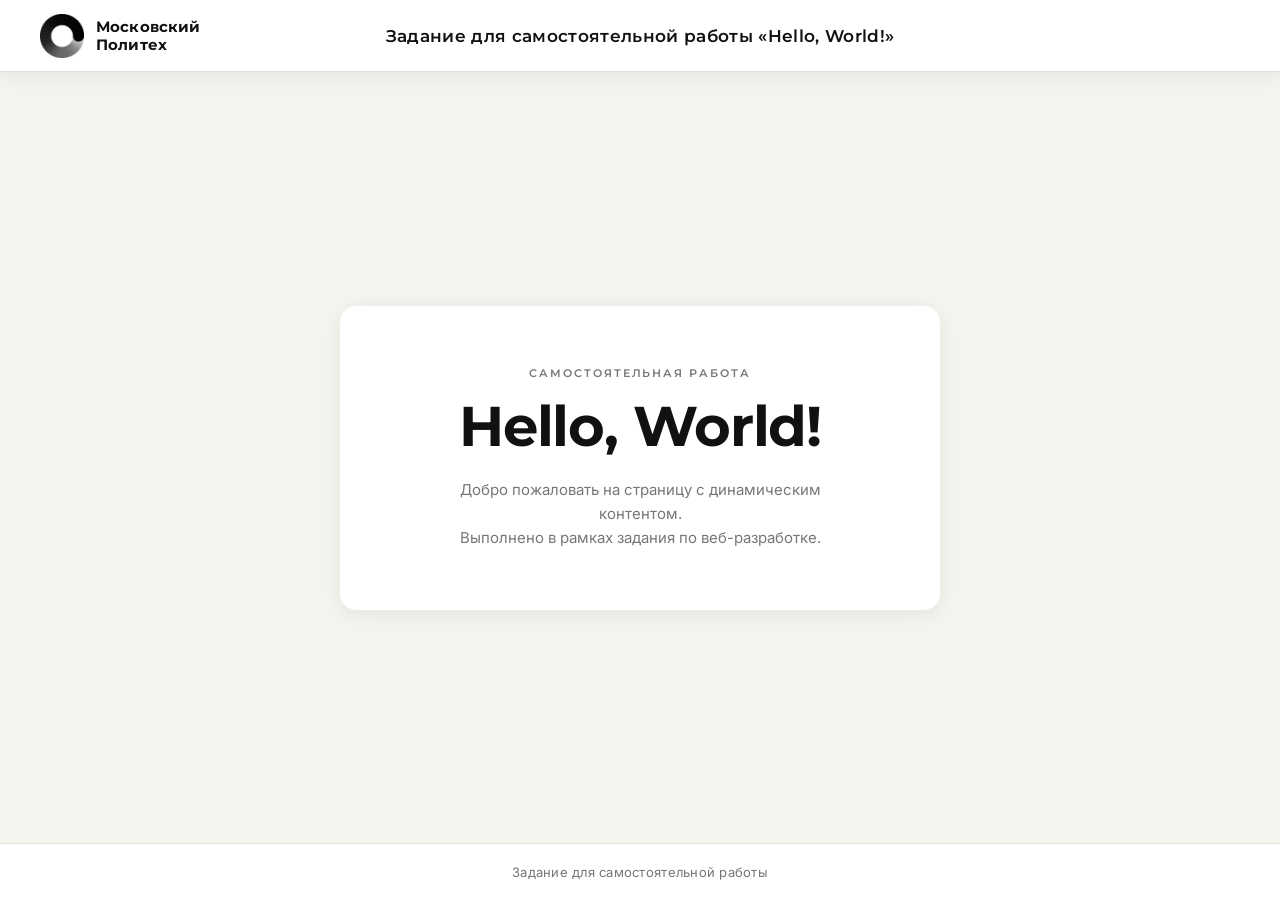
<file: lab1/index.html>
<!DOCTYPE html>
<html lang="ru">
<head>
  <meta charset="UTF-8" />
  <meta name="viewport" content="width=device-width, initial-scale=1.0" />
  <title>Hello, World! — МосПолитех</title>
  <link rel="stylesheet" href="styles.css" />
</head>
<body>

  <header>
    <a class="header-logo" href="#">
      <img src="[data-uri]" alt="Логотип МосПолитеха" />
      <span class="header-logo-text">Московский<br>Политех</span>
    </a>
    <span class="header-title">Задание для самостоятельной работы «Hello, World!»</span>
  </header>

  <main>
    <div class="card">
      <p class="greeting-label">Самостоятельная работа</p>
      <h1 class="greeting-text">Hello, <span>World!</span></h1>
      <p class="greeting-sub">
        Добро пожаловать на страницу с динамическим контентом.<br>
        Выполнено в рамках задания по веб-разработке.
      </p>
    </div>
  </main>

  <footer>
    <p>Задание для самостоятельной работы</p>
  </footer>

</body>
</html>
</file>
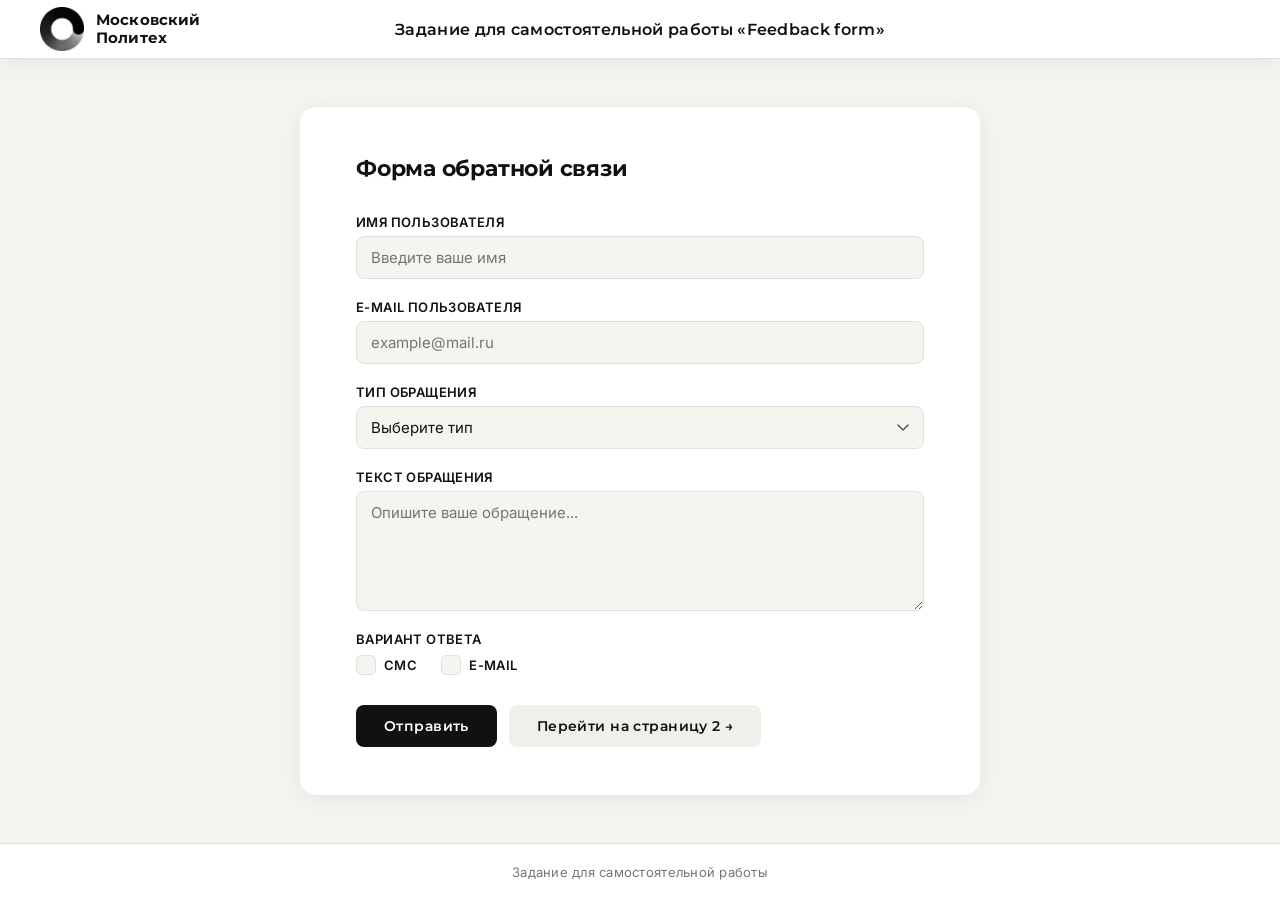
<file: lab2/index.html>
<!DOCTYPE html>
<html lang="ru">
<head>
  <meta charset="UTF-8" />
  <meta name="viewport" content="width=device-width, initial-scale=1.0" />
  <title>Feedback Form — МосПолитех</title>
  <link rel="stylesheet" href="styles.css" />
</head>
<body>

  <header>
    <a class="header-logo" href="index.html">
      <img src="[data-uri]" alt="Логотип МосПолитеха" />
      <span class="header-logo-text">Московский<br>Политех</span>
    </a>
    <span class="header-title">Задание для самостоятельной работы «Feedback form»</span>
  </header>

  <main>
    <div class="card">
      <h2 class="card-heading">Форма обратной связи</h2>

      <form id="feedbackForm" action="https://httpbin.org/post" method="POST">

        <div class="form-group">
          <label for="username">Имя пользователя</label>
          <input type="text" id="username" name="username" placeholder="Введите ваше имя" required />
        </div>

        <div class="form-group">
          <label for="email">E-mail пользователя</label>
          <input type="email" id="email" name="email" placeholder="example@mail.ru" required />
        </div>

        <div class="form-group">
          <label for="type">Тип обращения</label>
          <select id="type" name="type" required>
            <option value="" disabled selected>Выберите тип</option>
            <option value="complaint">Жалоба</option>
            <option value="suggestion">Предложение</option>
            <option value="gratitude">Благодарность</option>
          </select>
        </div>

        <div class="form-group">
          <label for="message">Текст обращения</label>
          <textarea id="message" name="message" rows="5" placeholder="Опишите ваше обращение..." required></textarea>
        </div>

        <div class="form-group">
          <label class="label-block">Вариант ответа</label>
          <div class="checkbox-group">
            <label class="checkbox-label">
              <input type="checkbox" name="reply_sms" value="sms" />
              <span class="checkmark"></span>
              СМС
            </label>
            <label class="checkbox-label">
              <input type="checkbox" name="reply_email" value="email" />
              <span class="checkmark"></span>
              E-mail
            </label>
          </div>
        </div>

        <div class="form-actions">
          <button type="submit" class="btn btn-primary">Отправить</button>
          <a href="headers.html" class="btn btn-secondary">Перейти на страницу 2 →</a>
        </div>

      </form>
    </div>
  </main>

  <footer>
    <p>Задание для самостоятельной работы</p>
  </footer>

  <script src="main.js"></script>
</body>
</html>
</file>
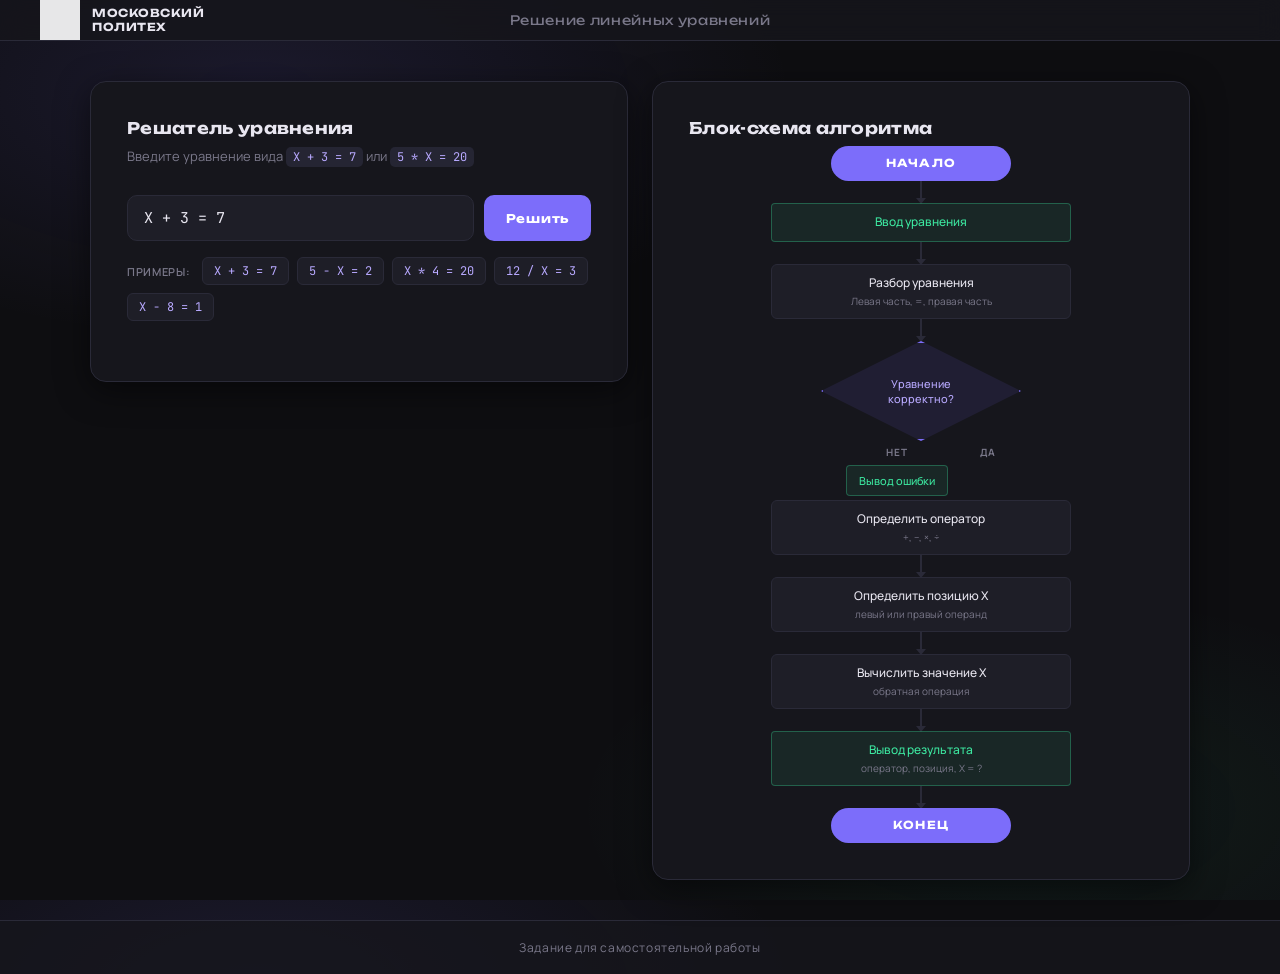
<file: lab3/index.html>
<!DOCTYPE html>
<html lang="ru">
<head>
  <meta charset="UTF-8" />
  <meta name="viewport" content="width=device-width, initial-scale=1.0" />
  <title>Решатель уравнений — МосПолитех</title>
  <link rel="stylesheet" href="styles.css" />
</head>
<body>

  <header>
    <a class="header-logo" href="#">
      <img src="[data-uri]" alt="Логотип МосПолитеха" />
      <span class="header-logo-text">Московский<br>Политех</span>
    </a>
    <span class="header-title">Решение линейных уравнений</span>
  </header>

  <main>
    <div class="layout">

      <!-- LEFT: Solver -->
      <section class="card solver-card">
        <h2 class="card-heading">Решатель уравнения</h2>
        <p class="card-sub">Введите уравнение вида <code>X + 3 = 7</code> или <code>5 * X = 20</code></p>

        <div class="input-row">
          <input type="text" id="equationInput" placeholder="Например: X + 3 = 7" autocomplete="off" spellcheck="false" />
          <button class="btn btn-primary" id="solveBtn">Решить</button>
        </div>

        <div class="examples">
          <span class="examples-label">Примеры:</span>
          <button class="chip" data-eq="X + 3 = 7">X + 3 = 7</button>
          <button class="chip" data-eq="5 - X = 2">5 - X = 2</button>
          <button class="chip" data-eq="X * 4 = 20">X * 4 = 20</button>
          <button class="chip" data-eq="12 / X = 3">12 / X = 3</button>
          <button class="chip" data-eq="X - 8 = 1">X - 8 = 1</button>
        </div>

        <div id="result" class="result hidden">
          <div class="result-grid">
            <div class="result-item">
              <span class="result-label">Оператор</span>
              <span class="result-value" id="resOperator">—</span>
            </div>
            <div class="result-item">
              <span class="result-label">Позиция X</span>
              <span class="result-value" id="resPosition">—</span>
            </div>
            <div class="result-item">
              <span class="result-label">Значение X</span>
              <span class="result-value accent" id="resValue">—</span>
            </div>
            <div class="result-item full">
              <span class="result-label">Шаг решения</span>
              <span class="result-value mono" id="resStep">—</span>
            </div>
          </div>
        </div>

        <div id="error" class="error hidden"></div>
      </section>

      <!-- RIGHT: Flowchart -->
      <section class="card flowchart-card">
        <h2 class="card-heading">Блок-схема алгоритма</h2>
        <div class="flowchart">

          <div class="fc-node fc-terminal">НАЧАЛО</div>
          <div class="fc-arrow"></div>

          <div class="fc-node fc-io">Ввод уравнения</div>
          <div class="fc-arrow"></div>

          <div class="fc-node fc-process">Разбор уравнения<br><small>Левая часть, =, правая часть</small></div>
          <div class="fc-arrow"></div>

          <div class="fc-node fc-decision">Уравнение<br>корректно?</div>
          <div class="fc-branch">
            <div class="fc-branch-no">
              <div class="fc-label-side">Нет</div>
              <div class="fc-node fc-io small">Вывод ошибки</div>
            </div>
            <div class="fc-branch-yes">
              <div class="fc-label-side">Да</div>
            </div>
          </div>

          <div class="fc-node fc-process">Определить оператор<br><small>+, −, ×, ÷</small></div>
          <div class="fc-arrow"></div>

          <div class="fc-node fc-process">Определить позицию X<br><small>левый или правый операнд</small></div>
          <div class="fc-arrow"></div>

          <div class="fc-node fc-process">Вычислить значение X<br><small>обратная операция</small></div>
          <div class="fc-arrow"></div>

          <div class="fc-node fc-io">Вывод результата<br><small>оператор, позиция, X = ?</small></div>
          <div class="fc-arrow"></div>

          <div class="fc-node fc-terminal">КОНЕЦ</div>

        </div>
      </section>

    </div>
  </main>

  <footer>
    <p>Задание для самостоятельной работы</p>
  </footer>

  <script src="solver.js"></script>
  <script src="main.js"></script>
</body>
</html>
</file>
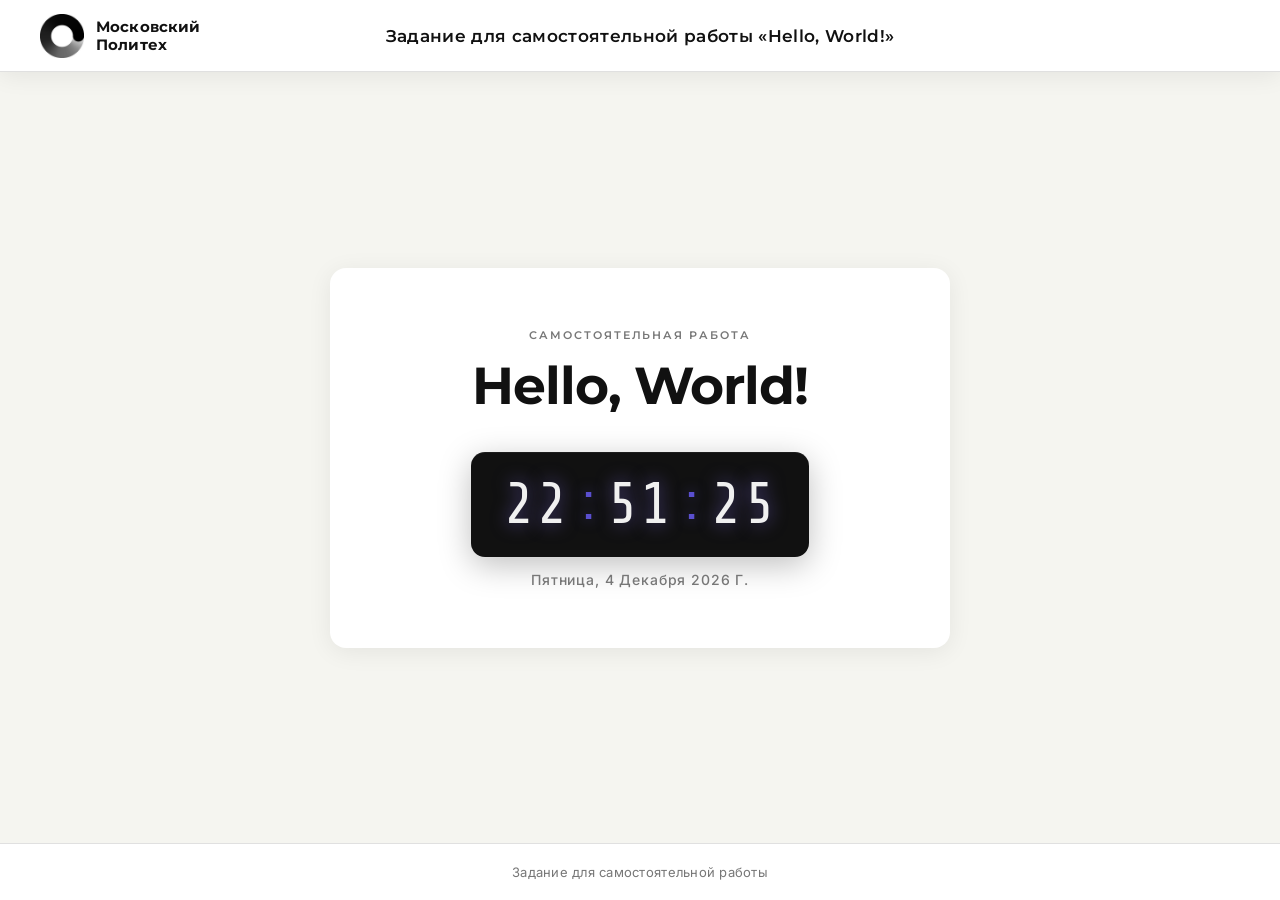
<file: lab1/hello.html>
<!DOCTYPE html>
<html lang="ru">
<head>
  <meta charset="UTF-8" />
  <meta name="viewport" content="width=device-width, initial-scale=1.0" />
  <title>Hello, World! — МосПолитех</title>
  <link rel="stylesheet" href="hello.css" />
</head>
<body>

  <header>
    <a class="header-logo" href="#">
      <img src="[data-uri]" alt="Логотип МосПолитеха" />
      <span class="header-logo-text">Московский<br>Политех</span>
    </a>
    <span class="header-title">Задание для самостоятельной работы «Hello, World!»</span>
  </header>

  <main>
    <div class="card">
      <p class="greeting-label">Самостоятельная работа</p>
      <h1 class="greeting-text">Hello, <span>World!</span></h1>

      <!-- Часы -->
      <div class="clock-wrap">
        <div class="clock-display">
          <span class="clock-segment" id="clockHours">00</span>
          <span class="clock-colon" id="colon1">:</span>
          <span class="clock-segment" id="clockMinutes">00</span>
          <span class="clock-colon" id="colon2">:</span>
          <span class="clock-segment" id="clockSeconds">00</span>
        </div>
        <div class="clock-date" id="clockDate"></div>
      </div>
    </div>
  </main>

  <footer>
    <p>Задание для самостоятельной работы</p>
  </footer>

  <script src="hello.js"></script>
</body>
</html>
</file>
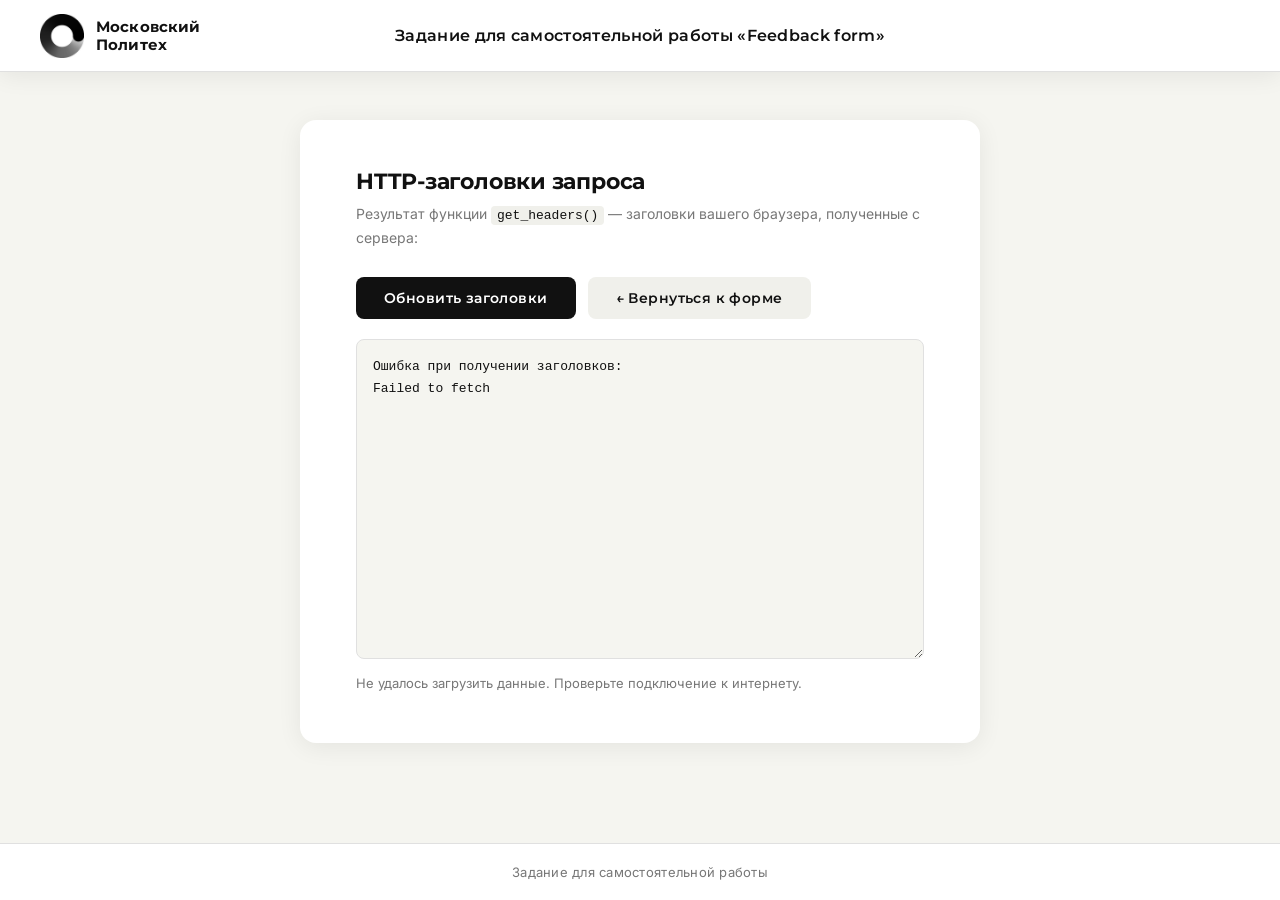
<file: lab2/headers.html>
<!DOCTYPE html>
<html lang="ru">
<head>
  <meta charset="UTF-8" />
  <meta name="viewport" content="width=device-width, initial-scale=1.0" />
  <title>HTTP Headers — МосПолитех</title>
  <link rel="stylesheet" href="styles.css" />
</head>
<body>

  <header>
    <a class="header-logo" href="index.html">
      <img src="[data-uri]" alt="Логотип МосПолитеха" />
      <span class="header-logo-text">Московский<br>Политех</span>
    </a>
    <span class="header-title">Задание для самостоятельной работы «Feedback form»</span>
  </header>

  <main>
    <div class="card">
      <h2 class="card-heading">HTTP-заголовки запроса</h2>
      <p class="card-sub">Результат функции <code>get_headers()</code> — заголовки вашего браузера, полученные с сервера:</p>

      <div class="headers-controls">
        <button class="btn btn-primary" id="fetchBtn">Обновить заголовки</button>
        <a href="index.html" class="btn btn-secondary">← Вернуться к форме</a>
      </div>

      <div class="textarea-wrap">
        <textarea id="headersOutput" readonly placeholder="Загрузка заголовков..."></textarea>
      </div>

      <p id="headersStatus" class="status-text"></p>
    </div>
  </main>

  <footer>
    <p>Задание для самостоятельной работы</p>
  </footer>

  <script src="main.js"></script>
</body>
</html>
</file>
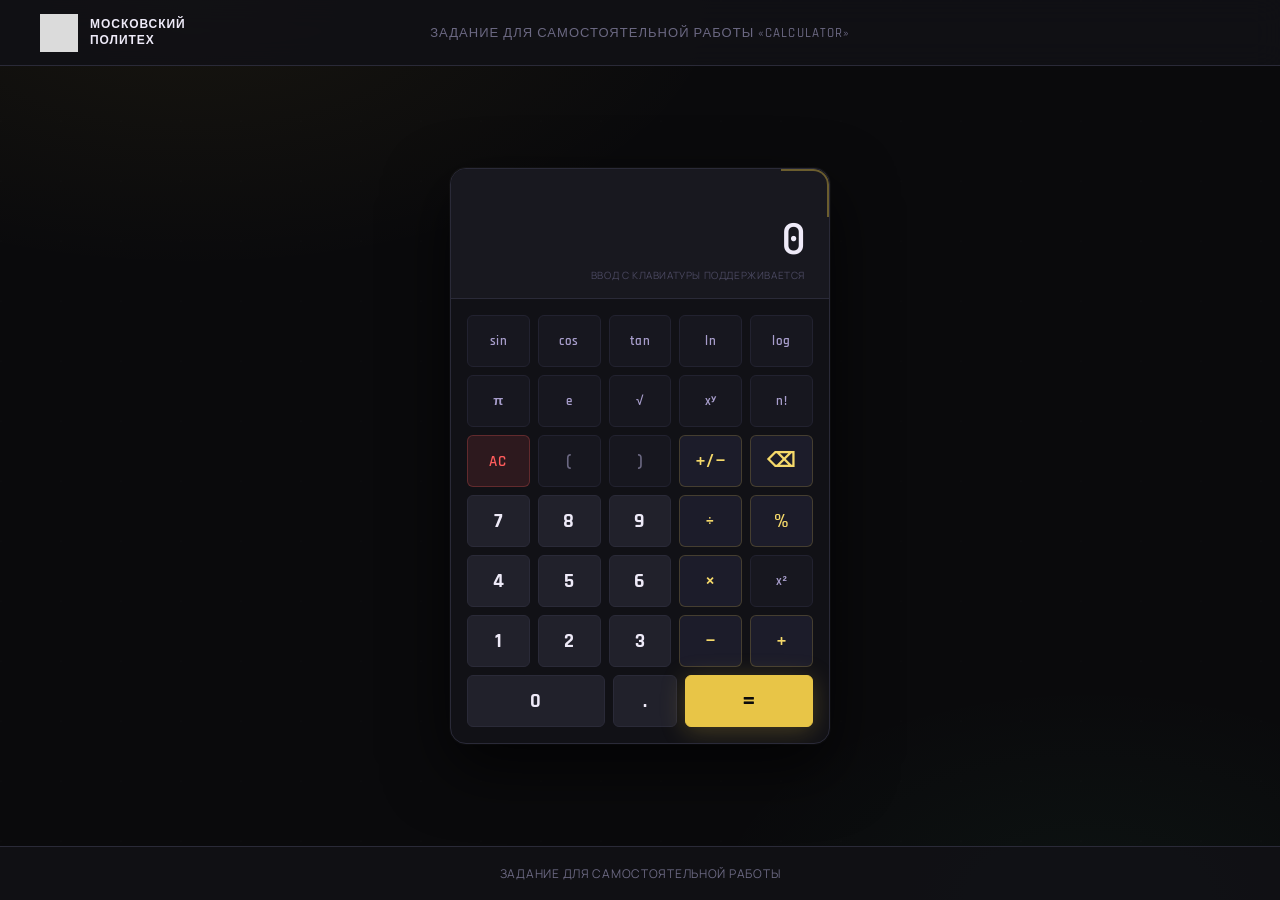
<file: lab4/calculator.html>
<!DOCTYPE html>
<html lang="ru">
<head>
  <meta charset="UTF-8" />
  <meta name="viewport" content="width=device-width, initial-scale=1.0" />
  <title>Калькулятор — МосПолитех</title>
  <link rel="stylesheet" href="calculator.css" />
</head>
<body>

  <header>
    <a class="header-logo" href="#">
      <img src="[data-uri]" alt="Логотип МосПолитеха" />
      <span class="header-logo-text">Московский<br>Политех</span>
    </a>
    <span class="header-title">Задание для самостоятельной работы «Calculator»</span>
  </header>

  <main>
    <div class="calc-wrapper">

      <!-- Display -->
      <div class="calc-display">
        <div class="display-expression" id="displayExpression">&nbsp;</div>
        <div class="display-input" id="displayInput">0</div>
        <div class="display-hint">Ввод с клавиатуры поддерживается</div>
      </div>

      <!-- Keyboard -->
      <div class="calc-keyboard">

        <!-- Row 0: scientific extras -->
        <div class="btn-row">
          <button class="btn btn-sci" data-action="sin">sin</button>
          <button class="btn btn-sci" data-action="cos">cos</button>
          <button class="btn btn-sci" data-action="tan">tan</button>
          <button class="btn btn-sci" data-action="ln">ln</button>
          <button class="btn btn-sci" data-action="log">log</button>
        </div>

        <!-- Row 1: scientific -->
        <div class="btn-row">
          <button class="btn btn-sci" data-action="pi">π</button>
          <button class="btn btn-sci" data-action="e">e</button>
          <button class="btn btn-sci" data-action="sqrt">√</button>
          <button class="btn btn-sci" data-action="pow">xʸ</button>
          <button class="btn btn-sci" data-action="fact">n!</button>
        </div>

        <!-- Row 2: clear / brackets / mod -->
        <div class="btn-row">
          <button class="btn btn-clear btn-wide" data-action="clear">AC</button>
          <button class="btn btn-bracket" data-action="(">(</button>
          <button class="btn btn-bracket" data-action=")">)</button>
          <button class="btn btn-op" data-action="neg">+/−</button>
          <button class="btn btn-op" data-action="backspace">⌫</button>
        </div>

        <!-- Row 3 -->
        <div class="btn-row">
          <button class="btn btn-digit" data-action="7">7</button>
          <button class="btn btn-digit" data-action="8">8</button>
          <button class="btn btn-digit" data-action="9">9</button>
          <button class="btn btn-op" data-action="÷">÷</button>
          <button class="btn btn-op" data-action="%">%</button>
        </div>

        <!-- Row 4 -->
        <div class="btn-row">
          <button class="btn btn-digit" data-action="4">4</button>
          <button class="btn btn-digit" data-action="5">5</button>
          <button class="btn btn-digit" data-action="6">6</button>
          <button class="btn btn-op" data-action="×">×</button>
          <button class="btn btn-sci" data-action="pow2">x²</button>
        </div>

        <!-- Row 5 -->
        <div class="btn-row">
          <button class="btn btn-digit" data-action="1">1</button>
          <button class="btn btn-digit" data-action="2">2</button>
          <button class="btn btn-digit" data-action="3">3</button>
          <button class="btn btn-op" data-action="−">−</button>
          <button class="btn btn-op" data-action="+">+</button>
        </div>

        <!-- Row 6 -->
        <div class="btn-row">
          <button class="btn btn-digit btn-zero" data-action="0">0</button>
          <button class="btn btn-digit" data-action=".">.</button>
          <button class="btn btn-equals" data-action="=">=</button>
        </div>

      </div>
    </div>
  </main>

  <footer>
    <p>Задание для самостоятельной работы</p>
  </footer>

  <script src="calculator.js"></script>
</body>
</html>
</file>
<file: lab1/styles.css>
@import url('https://fonts.googleapis.com/css2?family=Montserrat:wght@400;600;700&family=Inter:wght@300;400;500&display=swap');

*, *::before, *::after {
  box-sizing: border-box;
  margin: 0;
  padding: 0;
}

:root {
  --color-bg: #f5f5f0;
  --color-surface: #ffffff;
  --color-dark: #111111;
  --color-accent: #1a1a1a;
  --color-muted: #777;
  --color-border: #e0e0e0;
  --font-heading: 'Montserrat', sans-serif;
  --font-body: 'Inter', sans-serif;
  --radius: 8px;
  --shadow: 0 4px 24px rgba(0, 0, 0, 0.07);
}

html, body {
  height: 100%;
}

body {
  font-family: var(--font-body);
  background-color: var(--color-bg);
  color: var(--color-dark);
  display: flex;
  flex-direction: column;
  min-height: 100vh;
}

/* ─── HEADER ─── */
header {
  background-color: var(--color-surface);
  border-bottom: 1px solid var(--color-border);
  box-shadow: var(--shadow);
  padding: 0 40px;
  height: 72px;
  display: flex;
  align-items: center;
  position: relative;
}

.header-logo {
  display: flex;
  align-items: center;
  gap: 12px;
  z-index: 1;
  text-decoration: none;
}

.header-logo img {
  height: 44px;
  width: 44px;
  object-fit: contain;
}

.header-logo-text {
  font-family: var(--font-heading);
  font-weight: 700;
  font-size: 15px;
  color: var(--color-dark);
  line-height: 1.2;
  letter-spacing: 0.01em;
}

.header-title {
  position: absolute;
  left: 50%;
  transform: translateX(-50%);
  font-family: var(--font-heading);
  font-weight: 600;
  font-size: 17px;
  color: var(--color-dark);
  letter-spacing: 0.02em;
  white-space: nowrap;
}

/* ─── MAIN ─── */
main {
  flex: 1;
  display: flex;
  align-items: center;
  justify-content: center;
  padding: 60px 40px;
}

.card {
  background: var(--color-surface);
  border-radius: 16px;
  box-shadow: var(--shadow);
  padding: 60px 80px;
  text-align: center;
  max-width: 600px;
  width: 100%;
  animation: fadeUp 0.7s ease both;
}

@keyframes fadeUp {
  from {
    opacity: 0;
    transform: translateY(28px);
  }
  to {
    opacity: 1;
    transform: translateY(0);
  }
}

.greeting-label {
  font-family: var(--font-heading);
  font-size: 11px;
  font-weight: 600;
  letter-spacing: 0.18em;
  text-transform: uppercase;
  color: var(--color-muted);
  margin-bottom: 18px;
}

.greeting-text {
  font-family: var(--font-heading);
  font-weight: 700;
  font-size: 56px;
  line-height: 1;
  letter-spacing: -0.02em;
  color: var(--color-dark);
  margin-bottom: 24px;
  animation: fadeUp 0.9s 0.15s ease both;
}

.greeting-text span {
  display: inline-block;
  animation: pop 0.5s 0.7s cubic-bezier(0.34, 1.56, 0.64, 1) both;
}

@keyframes pop {
  from { transform: scale(0.85); opacity: 0; }
  to   { transform: scale(1);    opacity: 1; }
}

.greeting-sub {
  font-size: 15px;
  color: var(--color-muted);
  line-height: 1.6;
  animation: fadeUp 0.9s 0.3s ease both;
}

/* ─── FOOTER ─── */
footer {
  background-color: var(--color-surface);
  border-top: 1px solid var(--color-border);
  padding: 20px 40px;
  text-align: center;
  font-size: 13px;
  color: var(--color-muted);
  font-family: var(--font-body);
  letter-spacing: 0.02em;
}

/* ─── RESPONSIVE ─── */
@media (max-width: 600px) {
  header {
    padding: 0 20px;
    height: auto;
    flex-direction: column;
    align-items: flex-start;
    padding-top: 14px;
    padding-bottom: 14px;
    gap: 8px;
  }

  .header-title {
    position: static;
    transform: none;
    font-size: 14px;
    text-align: left;
  }

  .card {
    padding: 40px 24px;
  }

  .greeting-text {
    font-size: 40px;
  }
}
</file>
<file: lab2/styles.css>
@import url('https://fonts.googleapis.com/css2?family=Montserrat:wght@400;600;700&family=Inter:wght@300;400;500&display=swap');

*, *::before, *::after {
  box-sizing: border-box;
  margin: 0;
  padding: 0;
}

:root {
  --color-bg: #f5f5f0;
  --color-surface: #ffffff;
  --color-dark: #111111;
  --color-muted: #777;
  --color-border: #e0e0e0;
  --color-accent: #111111;
  --color-accent-hover: #333333;
  --color-secondary: #f0f0eb;
  --color-secondary-hover: #e4e4de;
  --font-heading: 'Montserrat', sans-serif;
  --font-body: 'Inter', sans-serif;
  --radius: 8px;
  --shadow: 0 4px 24px rgba(0, 0, 0, 0.07);
}

html, body { height: 100%; }

body {
  font-family: var(--font-body);
  background-color: var(--color-bg);
  color: var(--color-dark);
  display: flex;
  flex-direction: column;
  min-height: 100vh;
}

/* HEADER */
header {
  background-color: var(--color-surface);
  border-bottom: 1px solid var(--color-border);
  box-shadow: var(--shadow);
  padding: 0 40px;
  height: 72px;
  display: flex;
  align-items: center;
  position: relative;
}

.header-logo {
  display: flex;
  align-items: center;
  gap: 12px;
  z-index: 1;
  text-decoration: none;
  flex-shrink: 0;
}

.header-logo img {
  height: 44px;
  width: 44px;
  object-fit: contain;
}

.header-logo-text {
  font-family: var(--font-heading);
  font-weight: 700;
  font-size: 15px;
  color: var(--color-dark);
  line-height: 1.2;
  letter-spacing: 0.01em;
}

.header-title {
  position: absolute;
  left: 50%;
  transform: translateX(-50%);
  font-family: var(--font-heading);
  font-weight: 600;
  font-size: 16px;
  color: var(--color-dark);
  letter-spacing: 0.02em;
  white-space: nowrap;
}

/* MAIN */
main {
  flex: 1;
  display: flex;
  align-items: flex-start;
  justify-content: center;
  padding: 48px 20px;
}

/* CARD */
.card {
  background: var(--color-surface);
  border-radius: 16px;
  box-shadow: var(--shadow);
  padding: 48px 56px;
  width: 100%;
  max-width: 680px;
  animation: fadeUp 0.6s ease both;
}

@keyframes fadeUp {
  from { opacity: 0; transform: translateY(24px); }
  to   { opacity: 1; transform: translateY(0); }
}

.card-heading {
  font-family: var(--font-heading);
  font-size: 22px;
  font-weight: 700;
  margin-bottom: 8px;
  letter-spacing: -0.01em;
}

.card-sub {
  font-size: 14px;
  color: var(--color-muted);
  margin-bottom: 28px;
  line-height: 1.6;
}

.card-sub code {
  font-family: 'Courier New', monospace;
  background: var(--color-secondary);
  padding: 2px 6px;
  border-radius: 4px;
  font-size: 13px;
  color: var(--color-dark);
}

/* FORM */
form { margin-top: 32px; }

.form-group {
  margin-bottom: 20px;
  display: flex;
  flex-direction: column;
  gap: 6px;
}

.form-group label,
.label-block {
  font-size: 13px;
  font-weight: 600;
  color: var(--color-dark);
  letter-spacing: 0.03em;
  text-transform: uppercase;
}

.form-group input[type="text"],
.form-group input[type="email"],
.form-group select,
.form-group textarea {
  width: 100%;
  padding: 11px 14px;
  border: 1.5px solid var(--color-border);
  border-radius: var(--radius);
  font-family: var(--font-body);
  font-size: 15px;
  color: var(--color-dark);
  background: var(--color-bg);
  transition: border-color 0.2s, box-shadow 0.2s;
  outline: none;
  appearance: none;
}

.form-group input[type="text"]:focus,
.form-group input[type="email"]:focus,
.form-group select:focus,
.form-group textarea:focus {
  border-color: var(--color-dark);
  box-shadow: 0 0 0 3px rgba(17, 17, 17, 0.08);
  background: #fff;
}

.form-group textarea {
  resize: vertical;
  min-height: 120px;
}

.form-group select {
  background-image: url("data:image/svg+xml,%3Csvg xmlns='http://www.w3.org/2000/svg' width='12' height='8' viewBox='0 0 12 8'%3E%3Cpath d='M1 1l5 5 5-5' stroke='%23555' stroke-width='1.5' fill='none' stroke-linecap='round'/%3E%3C/svg%3E");
  background-repeat: no-repeat;
  background-position: right 14px center;
  padding-right: 36px;
  cursor: pointer;
}

/* CHECKBOXES */
.checkbox-group {
  display: flex;
  gap: 24px;
  margin-top: 4px;
}

.checkbox-label {
  display: flex;
  align-items: center;
  gap: 10px;
  font-size: 15px;
  cursor: pointer;
  user-select: none;
  position: relative;
  padding-left: 28px;
}

.checkbox-label input[type="checkbox"] {
  position: absolute;
  opacity: 0;
  width: 0;
  height: 0;
}

.checkmark {
  position: absolute;
  left: 0;
  top: 50%;
  transform: translateY(-50%);
  width: 20px;
  height: 20px;
  border: 1.5px solid var(--color-border);
  border-radius: 5px;
  background: var(--color-bg);
  transition: background 0.18s, border-color 0.18s;
  flex-shrink: 0;
}

.checkbox-label input:checked ~ .checkmark {
  background: var(--color-dark);
  border-color: var(--color-dark);
}

.checkbox-label input:checked ~ .checkmark::after {
  content: '';
  position: absolute;
  left: 5px;
  top: 2px;
  width: 6px;
  height: 10px;
  border: 2px solid #fff;
  border-top: none;
  border-left: none;
  transform: rotate(45deg);
}

/* BUTTONS */
.form-actions {
  display: flex;
  gap: 12px;
  margin-top: 32px;
  flex-wrap: wrap;
}

.btn {
  display: inline-flex;
  align-items: center;
  justify-content: center;
  padding: 12px 28px;
  border-radius: var(--radius);
  font-family: var(--font-heading);
  font-size: 14px;
  font-weight: 600;
  letter-spacing: 0.03em;
  cursor: pointer;
  text-decoration: none;
  border: none;
  transition: background 0.2s, transform 0.15s, box-shadow 0.2s;
}

.btn:active { transform: scale(0.97); }

.btn-primary { background: var(--color-accent); color: #fff; }
.btn-primary:hover {
  background: var(--color-accent-hover);
  box-shadow: 0 4px 14px rgba(0,0,0,0.18);
}

.btn-secondary { background: var(--color-secondary); color: var(--color-dark); }
.btn-secondary:hover { background: var(--color-secondary-hover); }

/* PAGE 2: HEADERS */
.headers-controls {
  display: flex;
  gap: 12px;
  margin-bottom: 20px;
  flex-wrap: wrap;
}

#headersOutput {
  width: 100%;
  min-height: 320px;
  padding: 16px;
  border: 1.5px solid var(--color-border);
  border-radius: var(--radius);
  font-family: 'Courier New', monospace;
  font-size: 13px;
  line-height: 1.7;
  color: var(--color-dark);
  background: var(--color-bg);
  resize: vertical;
  outline: none;
}

.status-text {
  margin-top: 12px;
  font-size: 13px;
  color: var(--color-muted);
  min-height: 20px;
}

/* FOOTER */
footer {
  background-color: var(--color-surface);
  border-top: 1px solid var(--color-border);
  padding: 20px 40px;
  text-align: center;
  font-size: 13px;
  color: var(--color-muted);
  font-family: var(--font-body);
  letter-spacing: 0.02em;
}

/* RESPONSIVE */
@media (max-width: 640px) {
  header {
    padding: 14px 20px;
    height: auto;
    flex-wrap: wrap;
    gap: 8px;
  }
  .header-title {
    position: static;
    transform: none;
    font-size: 13px;
    white-space: normal;
    text-align: left;
    width: 100%;
  }
  .card { padding: 32px 20px; }
  .form-actions { flex-direction: column; }
  .btn { width: 100%; text-align: center; }
}
</file>
<file: lab3/styles.css>
@import url('https://fonts.googleapis.com/css2?family=JetBrains+Mono:wght@400;600&family=Unbounded:wght@400;700;900&family=Manrope:wght@300;400;500;600&display=swap');

*, *::before, *::after { box-sizing: border-box; margin: 0; padding: 0; }

:root {
  --bg:        #0e0e11;
  --surface:   #16161c;
  --surface2:  #1e1e27;
  --border:    #2a2a38;
  --accent:    #7c6dfa;
  --accent2:   #b8a9ff;
  --green:     #3de8a0;
  --text:      #e8e6f0;
  --muted:     #7a788a;
  --code-bg:   #252533;
  --font-head: 'Unbounded', sans-serif;
  --font-body: 'Manrope', sans-serif;
  --font-mono: 'JetBrains Mono', monospace;
  --radius:    10px;
  --shadow:    0 8px 32px rgba(0,0,0,0.5);
}

html, body { height: 100%; }

body {
  font-family: var(--font-body);
  background: var(--bg);
  color: var(--text);
  display: flex;
  flex-direction: column;
  min-height: 100vh;
  background-image:
    radial-gradient(ellipse 60% 40% at 20% 10%, rgba(124,109,250,0.12) 0%, transparent 70%),
    radial-gradient(ellipse 50% 35% at 80% 90%, rgba(61,232,160,0.07) 0%, transparent 70%);
}

/* ── HEADER ── */
header {
  background: rgba(22, 22, 28, 0.85);
  backdrop-filter: blur(12px);
  border-bottom: 1px solid var(--border);
  padding: 0 40px;
  height: 68px;
  display: flex;
  align-items: center;
  position: relative;
  position: sticky;
  top: 0;
  z-index: 100;
}

.header-logo { display: flex; align-items: center; gap: 12px; text-decoration: none; flex-shrink: 0; }
.header-logo img { height: 40px; width: 40px; object-fit: contain; filter: brightness(0) invert(1); opacity: 0.9; }
.header-logo-text {
  font-family: var(--font-head);
  font-size: 11px;
  font-weight: 700;
  color: var(--text);
  line-height: 1.3;
  letter-spacing: 0.05em;
  text-transform: uppercase;
}

.header-title {
  position: absolute;
  left: 50%;
  transform: translateX(-50%);
  font-family: var(--font-head);
  font-size: 13px;
  font-weight: 400;
  color: var(--muted);
  letter-spacing: 0.05em;
  white-space: nowrap;
}

/* ── MAIN LAYOUT ── */
main {
  flex: 1;
  padding: 40px 24px;
  display: flex;
  justify-content: center;
}

.layout {
  display: grid;
  grid-template-columns: 1fr 1fr;
  gap: 24px;
  max-width: 1100px;
  width: 100%;
  align-items: start;
}

/* ── CARD ── */
.card {
  background: var(--surface);
  border: 1px solid var(--border);
  border-radius: 16px;
  padding: 36px;
  box-shadow: var(--shadow);
  animation: fadeUp 0.6s ease both;
}

.flowchart-card { animation-delay: 0.1s; }

@keyframes fadeUp {
  from { opacity: 0; transform: translateY(20px); }
  to   { opacity: 1; transform: translateY(0); }
}

.card-heading {
  font-family: var(--font-head);
  font-size: 16px;
  font-weight: 700;
  color: var(--text);
  margin-bottom: 8px;
  letter-spacing: 0.02em;
}

.card-sub {
  font-size: 13px;
  color: var(--muted);
  margin-bottom: 28px;
  line-height: 1.6;
}

.card-sub code {
  font-family: var(--font-mono);
  background: var(--code-bg);
  color: var(--accent2);
  padding: 2px 7px;
  border-radius: 5px;
  font-size: 12px;
}

/* ── INPUT ROW ── */
.input-row {
  display: flex;
  gap: 10px;
  margin-bottom: 16px;
}

.input-row input {
  flex: 1;
  background: var(--surface2);
  border: 1.5px solid var(--border);
  border-radius: var(--radius);
  padding: 12px 16px;
  font-family: var(--font-mono);
  font-size: 15px;
  color: var(--text);
  outline: none;
  transition: border-color 0.2s, box-shadow 0.2s;
}

.input-row input:focus {
  border-color: var(--accent);
  box-shadow: 0 0 0 3px rgba(124,109,250,0.18);
}

.input-row input::placeholder { color: var(--muted); }

/* ── BUTTONS ── */
.btn {
  display: inline-flex;
  align-items: center;
  justify-content: center;
  padding: 12px 22px;
  border-radius: var(--radius);
  font-family: var(--font-head);
  font-size: 12px;
  font-weight: 700;
  letter-spacing: 0.06em;
  cursor: pointer;
  border: none;
  text-decoration: none;
  transition: all 0.18s;
  white-space: nowrap;
}

.btn-primary {
  background: var(--accent);
  color: #fff;
}
.btn-primary:hover {
  background: var(--accent2);
  transform: translateY(-1px);
  box-shadow: 0 4px 18px rgba(124,109,250,0.4);
}
.btn-primary:active { transform: scale(0.97); }

/* ── CHIPS ── */
.examples {
  display: flex;
  align-items: center;
  flex-wrap: wrap;
  gap: 8px;
  margin-bottom: 24px;
}

.examples-label {
  font-size: 11px;
  color: var(--muted);
  letter-spacing: 0.06em;
  text-transform: uppercase;
  font-weight: 600;
  margin-right: 4px;
}

.chip {
  background: var(--surface2);
  border: 1px solid var(--border);
  border-radius: 6px;
  padding: 5px 11px;
  font-family: var(--font-mono);
  font-size: 12px;
  color: var(--accent2);
  cursor: pointer;
  transition: all 0.15s;
}

.chip:hover {
  border-color: var(--accent);
  background: rgba(124,109,250,0.12);
  color: #fff;
}

/* ── RESULT ── */
.result {
  background: var(--surface2);
  border: 1px solid var(--border);
  border-radius: 12px;
  padding: 24px;
  margin-top: 8px;
}

.result.hidden { display: none; }

@keyframes pop {
  0%   { opacity:0; transform: scale(0.96) translateY(6px); }
  100% { opacity:1; transform: scale(1) translateY(0); }
}
.result.pop { animation: pop 0.3s cubic-bezier(0.34,1.56,0.64,1) both; }

.result-grid {
  display: grid;
  grid-template-columns: 1fr 1fr;
  gap: 16px;
}

.result-item.full { grid-column: 1 / -1; }

.result-label {
  display: block;
  font-size: 10px;
  font-weight: 600;
  letter-spacing: 0.1em;
  text-transform: uppercase;
  color: var(--muted);
  margin-bottom: 6px;
}

.result-value {
  display: block;
  font-family: var(--font-mono);
  font-size: 14px;
  color: var(--text);
  font-weight: 600;
}

.result-value.accent {
  font-size: 20px;
  color: var(--green);
  letter-spacing: -0.01em;
}

.result-value.mono {
  color: var(--accent2);
  font-size: 13px;
}

/* ── ERROR ── */
.error {
  background: rgba(255, 80, 80, 0.1);
  border: 1px solid rgba(255, 80, 80, 0.3);
  border-radius: var(--radius);
  padding: 12px 16px;
  font-size: 13px;
  color: #ff7070;
  margin-top: 8px;
}
.error.hidden { display: none; }

/* ── FLOWCHART ── */
.flowchart {
  display: flex;
  flex-direction: column;
  align-items: center;
  gap: 0;
  margin-top: 8px;
}

.fc-node {
  width: 100%;
  max-width: 300px;
  text-align: center;
  padding: 10px 16px;
  font-size: 12px;
  font-family: var(--font-body);
  font-weight: 500;
  line-height: 1.4;
  border-radius: 6px;
  position: relative;
}

.fc-node small {
  display: block;
  font-size: 10px;
  color: var(--muted);
  margin-top: 2px;
  font-weight: 400;
}

.fc-terminal {
  background: var(--accent);
  color: #fff;
  border-radius: 40px;
  font-family: var(--font-head);
  font-size: 11px;
  font-weight: 700;
  letter-spacing: 0.1em;
  padding: 10px 28px;
  max-width: 180px;
}

.fc-process {
  background: var(--surface2);
  border: 1px solid var(--border);
  color: var(--text);
}

.fc-io {
  background: rgba(61,232,160,0.08);
  border: 1px solid rgba(61,232,160,0.3);
  color: var(--green);
  border-radius: 4px;
}

.fc-io.small { max-width: 160px; font-size: 11px; padding: 7px 12px; }

.fc-decision {
  background: rgba(124,109,250,0.1);
  border: 2px solid var(--accent);
  color: var(--accent2);
  transform: rotate(0deg);
  clip-path: polygon(50% 0%, 100% 50%, 50% 100%, 0% 50%);
  padding: 28px 20px;
  font-size: 11px;
  max-width: 200px;
  height: 100px;
  display: flex;
  align-items: center;
  justify-content: center;
}

.fc-arrow {
  width: 2px;
  height: 22px;
  background: var(--border);
  position: relative;
  flex-shrink: 0;
}

.fc-arrow::after {
  content: '';
  position: absolute;
  bottom: -1px;
  left: 50%;
  transform: translateX(-50%);
  border-left: 5px solid transparent;
  border-right: 5px solid transparent;
  border-top: 6px solid var(--border);
}

/* Branch (decision fork) */
.fc-branch {
  display: flex;
  gap: 32px;
  align-items: flex-start;
  width: 100%;
  max-width: 340px;
  justify-content: center;
  margin: 4px 0;
}

.fc-branch-no,
.fc-branch-yes {
  display: flex;
  flex-direction: column;
  align-items: center;
  gap: 6px;
}

.fc-label-side {
  font-size: 10px;
  font-weight: 700;
  letter-spacing: 0.08em;
  text-transform: uppercase;
  color: var(--muted);
}

/* ── FOOTER ── */
footer {
  background: rgba(22, 22, 28, 0.8);
  border-top: 1px solid var(--border);
  padding: 18px 40px;
  text-align: center;
  font-size: 12px;
  color: var(--muted);
  letter-spacing: 0.05em;
}

/* ── RESPONSIVE ── */
@media (max-width: 860px) {
  .layout { grid-template-columns: 1fr; }
  header { padding: 0 20px; }
  .header-title { font-size: 11px; }
}

@media (max-width: 500px) {
  .card { padding: 24px 18px; }
  .input-row { flex-direction: column; }
  .btn { width: 100%; }
  .result-grid { grid-template-columns: 1fr; }
}
</file>
<file: lab1/hello.css>
@import url('https://fonts.googleapis.com/css2?family=Montserrat:wght@400;600;700&family=Inter:wght@300;400;500&family=Share+Tech+Mono&display=swap');

*, *::before, *::after {
  box-sizing: border-box;
  margin: 0;
  padding: 0;
}

:root {
  --color-bg: #f5f5f0;
  --color-surface: #ffffff;
  --color-dark: #111111;
  --color-muted: #777;
  --color-border: #e0e0e0;
  --color-accent: #111111;
  --color-accent2: #5a4fcf;
  --font-heading: 'Montserrat', sans-serif;
  --font-body: 'Inter', sans-serif;
  --font-mono: 'Share Tech Mono', monospace;
  --shadow: 0 4px 24px rgba(0, 0, 0, 0.07);
}

html, body {
  height: 100%;
}

body {
  font-family: var(--font-body);
  background-color: var(--color-bg);
  color: var(--color-dark);
  display: flex;
  flex-direction: column;
  min-height: 100vh;
}

/* ── HEADER ── */
header {
  background-color: var(--color-surface);
  border-bottom: 1px solid var(--color-border);
  box-shadow: var(--shadow);
  padding: 0 40px;
  height: 72px;
  display: flex;
  align-items: center;
  position: relative;
}

.header-logo {
  display: flex;
  align-items: center;
  gap: 12px;
  z-index: 1;
  text-decoration: none;
}

.header-logo img {
  height: 44px;
  width: 44px;
  object-fit: contain;
}

.header-logo-text {
  font-family: var(--font-heading);
  font-weight: 700;
  font-size: 15px;
  color: var(--color-dark);
  line-height: 1.2;
  letter-spacing: 0.01em;
}

.header-title {
  position: absolute;
  left: 50%;
  transform: translateX(-50%);
  font-family: var(--font-heading);
  font-weight: 600;
  font-size: 17px;
  color: var(--color-dark);
  letter-spacing: 0.02em;
  white-space: nowrap;
}

/* ── MAIN ── */
main {
  flex: 1;
  display: flex;
  align-items: center;
  justify-content: center;
  padding: 60px 40px;
}

/* ── CARD ── */
.card {
  background: var(--color-surface);
  border-radius: 16px;
  box-shadow: var(--shadow);
  padding: 60px 80px;
  text-align: center;
  max-width: 620px;
  width: 100%;
  animation: fadeUp 0.7s ease both;
}

@keyframes fadeUp {
  from { opacity: 0; transform: translateY(28px); }
  to   { opacity: 1; transform: translateY(0); }
}

.greeting-label {
  font-family: var(--font-heading);
  font-size: 11px;
  font-weight: 600;
  letter-spacing: 0.18em;
  text-transform: uppercase;
  color: var(--color-muted);
  margin-bottom: 18px;
}

.greeting-text {
  font-family: var(--font-heading);
  font-weight: 700;
  font-size: 52px;
  line-height: 1;
  letter-spacing: -0.02em;
  color: var(--color-dark);
  margin-bottom: 40px;
  animation: fadeUp 0.9s 0.15s ease both;
}

.greeting-text span {
  display: inline-block;
  animation: pop 0.5s 0.7s cubic-bezier(0.34, 1.56, 0.64, 1) both;
}

@keyframes pop {
  from { transform: scale(0.85); opacity: 0; }
  to   { transform: scale(1);    opacity: 1; }
}

/* ── CLOCK ── */
.clock-wrap {
  display: flex;
  flex-direction: column;
  align-items: center;
  gap: 14px;
  animation: fadeUp 0.9s 0.35s ease both;
}

.clock-display {
  display: flex;
  align-items: center;
  gap: 4px;
  background: #111;
  border-radius: 14px;
  padding: 20px 32px;
  box-shadow:
    0 0 0 1px rgba(255,255,255,0.06),
    0 8px 32px rgba(0,0,0,0.25),
    inset 0 1px 0 rgba(255,255,255,0.05);
}

/* Each HH / MM / SS block */
.clock-segment {
  font-family: var(--font-mono);
  font-size: 58px;
  font-weight: 400;
  color: #f0f0f0;
  letter-spacing: 0.04em;
  min-width: 2ch;
  text-align: center;

  /* Subtle glow on digit */
  text-shadow: 0 0 18px rgba(140, 120, 255, 0.55);
  transition: color 0.12s;
}

/* The blinking colons */
.clock-colon {
  font-family: var(--font-mono);
  font-size: 54px;
  color: var(--color-accent2);
  opacity: 1;
  line-height: 1;
  padding-bottom: 4px;
  animation: blink 1s step-end infinite;
  text-shadow: 0 0 14px rgba(90, 79, 207, 0.7);
}

@keyframes blink {
  0%, 100% { opacity: 1; }
  50%       { opacity: 0.15; }
}

/* Date line below clock */
.clock-date {
  font-family: var(--font-body);
  font-size: 14px;
  font-weight: 500;
  letter-spacing: 0.06em;
  color: var(--color-muted);
  text-transform: capitalize;
}

/* ── FOOTER ── */
footer {
  background-color: var(--color-surface);
  border-top: 1px solid var(--color-border);
  padding: 20px 40px;
  text-align: center;
  font-size: 13px;
  color: var(--color-muted);
  font-family: var(--font-body);
  letter-spacing: 0.02em;
}

/* ── RESPONSIVE ── */
@media (max-width: 640px) {
  header {
    padding: 14px 20px;
    height: auto;
    flex-wrap: wrap;
    gap: 8px;
  }

  .header-title {
    position: static;
    transform: none;
    font-size: 13px;
    white-space: normal;
    text-align: left;
    width: 100%;
  }

  .card {
    padding: 40px 20px;
  }

  .greeting-text {
    font-size: 38px;
  }

  .clock-segment {
    font-size: 40px;
  }

  .clock-colon {
    font-size: 36px;
  }

  .clock-display {
    padding: 16px 20px;
    gap: 2px;
  }
}
</file>
<file: lab4/calculator.css>
@import url('https://fonts.googleapis.com/css2?family=Rajdhani:wght@400;500;600;700&family=JetBrains+Mono:wght@300;400;500;700&family=Manrope:wght@400;500;600&display=swap');

*, *::before, *::after {
  box-sizing: border-box;
  margin: 0;
  padding: 0;
}

:root {
  /* palette */
  --bg:         #0a0a0c;
  --surface:    #111116;
  --surface2:   #18181f;
  --surface3:   #21212b;
  --border:     #2a2a38;
  --border2:    #3a3a50;
  --accent:     #e8c547;          /* sharp amber */
  --accent2:    #f5d96a;
  --accent-dim: rgba(232,197,71,.15);
  --green:      #4deba0;
  --red:        #ff5c5c;
  --text:       #eeeaf8;
  --muted:      #6b6882;
  --muted2:     #4a4860;

  /* fonts */
  --font-display: 'JetBrains Mono', monospace;
  --font-ui:      'Rajdhani', sans-serif;
  --font-body:    'Manrope', sans-serif;

  --radius-sm: 6px;
  --radius:    10px;
  --radius-lg: 16px;
  --shadow:    0 24px 64px rgba(0,0,0,.7);
}

/* ─── BASE ─── */
html, body { height: 100%; }

body {
  font-family: var(--font-body);
  background: var(--bg);
  color: var(--text);
  display: flex;
  flex-direction: column;
  min-height: 100vh;
  background-image:
    radial-gradient(ellipse 70% 50% at 15% 0%,   rgba(232,197,71,.06) 0%, transparent 60%),
    radial-gradient(ellipse 50% 40% at 85% 100%,  rgba(77,235,160,.04) 0%, transparent 60%),
    url("data:image/svg+xml,%3Csvg xmlns='http://www.w3.org/2000/svg' width='60' height='60'%3E%3Ccircle cx='1' cy='1' r='.5' fill='rgba(255,255,255,.025)'/%3E%3C/svg%3E");
}

/* ─── HEADER ─── */
header {
  background: rgba(17,17,22,.9);
  backdrop-filter: blur(14px);
  border-bottom: 1px solid var(--border);
  padding: 0 40px;
  height: 66px;
  display: flex;
  align-items: center;
  position: sticky;
  top: 0;
  z-index: 100;
}

.header-logo {
  display: flex;
  align-items: center;
  gap: 12px;
  text-decoration: none;
  flex-shrink: 0;
}

.header-logo img {
  height: 38px;
  width: 38px;
  object-fit: contain;
  filter: brightness(0) invert(1);
  opacity: 0.85;
}

.header-logo-text {
  font-family: var(--font-ui);
  font-size: 12px;
  font-weight: 700;
  color: var(--text);
  line-height: 1.3;
  letter-spacing: 0.08em;
  text-transform: uppercase;
}

.header-title {
  position: absolute;
  left: 50%;
  transform: translateX(-50%);
  font-family: var(--font-ui);
  font-size: 13px;
  font-weight: 500;
  color: var(--muted);
  letter-spacing: 0.08em;
  white-space: nowrap;
  text-transform: uppercase;
}

/* ─── MAIN ─── */
main {
  flex: 1;
  display: flex;
  align-items: center;
  justify-content: center;
  padding: 40px 20px;
}

/* ─── CALC WRAPPER ─── */
.calc-wrapper {
  width: 380px;
  background: var(--surface);
  border: 1px solid var(--border);
  border-radius: var(--radius-lg);
  box-shadow: var(--shadow), 0 0 0 1px rgba(255,255,255,.03);
  overflow: hidden;
  animation: slideUp .5s cubic-bezier(.22,1,.36,1) both;
}

@keyframes slideUp {
  from { opacity:0; transform:translateY(32px); }
  to   { opacity:1; transform:translateY(0); }
}

/* ─── DISPLAY ─── */
.calc-display {
  background: var(--surface2);
  border-bottom: 1px solid var(--border);
  padding: 24px 24px 16px;
  min-height: 130px;
  display: flex;
  flex-direction: column;
  justify-content: flex-end;
  gap: 4px;
  position: relative;
  overflow: hidden;
}

/* decorative corner mark */
.calc-display::before {
  content: '';
  position: absolute;
  top: 0; right: 0;
  width: 48px; height: 48px;
  border-top: 2px solid var(--accent);
  border-right: 2px solid var(--accent);
  border-radius: 0 var(--radius-lg) 0 0;
  opacity: .4;
}

.display-expression {
  font-family: var(--font-display);
  font-size: 13px;
  color: var(--muted);
  text-align: right;
  min-height: 20px;
  overflow: hidden;
  text-overflow: ellipsis;
  white-space: nowrap;
  letter-spacing: 0.04em;
}

.display-input {
  font-family: var(--font-display);
  font-size: 42px;
  font-weight: 500;
  color: var(--text);
  text-align: right;
  line-height: 1;
  letter-spacing: -0.02em;
  overflow: hidden;
  text-overflow: ellipsis;
  white-space: nowrap;
  transition: color 0.15s;
}

.display-input.result-flash {
  color: var(--accent);
}

.display-input.error-flash {
  color: var(--red);
}

.display-hint {
  font-family: var(--font-body);
  font-size: 10px;
  color: var(--muted2);
  text-align: right;
  letter-spacing: 0.06em;
  text-transform: uppercase;
  margin-top: 4px;
}

/* ─── KEYBOARD ─── */
.calc-keyboard {
  padding: 16px;
  display: flex;
  flex-direction: column;
  gap: 8px;
}

.btn-row {
  display: flex;
  gap: 8px;
}

/* ─── BUTTON BASE ─── */
.btn {
  flex: 1;
  height: 52px;
  border: 1px solid var(--border);
  border-radius: var(--radius-sm);
  font-family: var(--font-ui);
  font-size: 17px;
  font-weight: 600;
  letter-spacing: 0.03em;
  cursor: pointer;
  background: var(--surface3);
  color: var(--text);
  transition: background .12s, border-color .12s, transform .08s, box-shadow .12s;
  position: relative;
  overflow: hidden;
  user-select: none;
  outline: none;
}

.btn::after {
  content: '';
  position: absolute;
  inset: 0;
  background: radial-gradient(circle at center, rgba(255,255,255,.14) 0%, transparent 70%);
  opacity: 0;
  transition: opacity .15s;
}

.btn:hover {
  border-color: var(--border2);
  background: #28283a;
  box-shadow: 0 2px 12px rgba(0,0,0,.4);
  transform: translateY(-1px);
}

.btn:hover::after { opacity: 1; }

.btn:active {
  transform: translateY(1px) scale(.97);
  box-shadow: none;
}

/* ─── BUTTON VARIANTS ─── */
.btn-digit {
  background: var(--surface3);
  font-size: 20px;
  font-weight: 700;
}

.btn-digit:hover { background: #2c2c3e; }

.btn-zero {
  flex: 2.16; /* spans approx 2 cells + gap */
}

.btn-op {
  background: #1c1c2a;
  color: var(--accent2);
  border-color: rgba(232,197,71,.2);
  font-size: 20px;
}

.btn-op:hover {
  background: rgba(232,197,71,.12);
  border-color: var(--accent);
}

.btn-sci {
  background: #17171f;
  color: #a89ecc;
  font-size: 13px;
  font-weight: 600;
  letter-spacing: 0.04em;
  border-color: #222230;
}

.btn-sci:hover {
  background: #20203080;
  color: var(--text);
  border-color: #3a3a55;
}

.btn-bracket {
  background: #17171f;
  color: var(--muted);
  font-size: 20px;
  border-color: #222230;
}

.btn-bracket:hover {
  color: var(--text);
  background: #20202c;
}

.btn-clear {
  background: rgba(255,92,92,.12);
  color: var(--red);
  border-color: rgba(255,92,92,.25);
  font-size: 15px;
  letter-spacing: 0.1em;
}

.btn-clear:hover {
  background: rgba(255,92,92,.22);
  border-color: var(--red);
  box-shadow: 0 0 16px rgba(255,92,92,.2);
}

.btn-equals {
  flex: 2;
  background: var(--accent);
  color: #0a0a0c;
  border-color: var(--accent);
  font-size: 24px;
  font-weight: 700;
  box-shadow: 0 4px 24px rgba(232,197,71,.25);
}

.btn-equals:hover {
  background: var(--accent2);
  border-color: var(--accent2);
  box-shadow: 0 6px 28px rgba(232,197,71,.4);
  transform: translateY(-2px);
}

.btn-equals:active {
  transform: translateY(0) scale(.97);
  box-shadow: 0 2px 10px rgba(232,197,71,.2);
}

/* active/pressed highlight */
.btn.pressed {
  background: rgba(232,197,71,.1) !important;
  border-color: var(--accent) !important;
  box-shadow: inset 0 0 0 1px var(--accent);
}

/* ─── FOOTER ─── */
footer {
  background: rgba(17,17,22,.9);
  border-top: 1px solid var(--border);
  padding: 18px 40px;
  text-align: center;
  font-size: 12px;
  color: var(--muted);
  letter-spacing: 0.06em;
  text-transform: uppercase;
  font-family: var(--font-body);
}

/* ─── RESPONSIVE ─── */
@media (max-width: 500px) {
  header { padding: 0 16px; }
  .header-title { display: none; }

  .calc-wrapper { width: 100%; border-radius: var(--radius); }

  .btn { height: 46px; font-size: 15px; }
  .btn-digit { font-size: 18px; }
  .btn-sci { font-size: 12px; }

  .display-input { font-size: 34px; }
}
</file>
